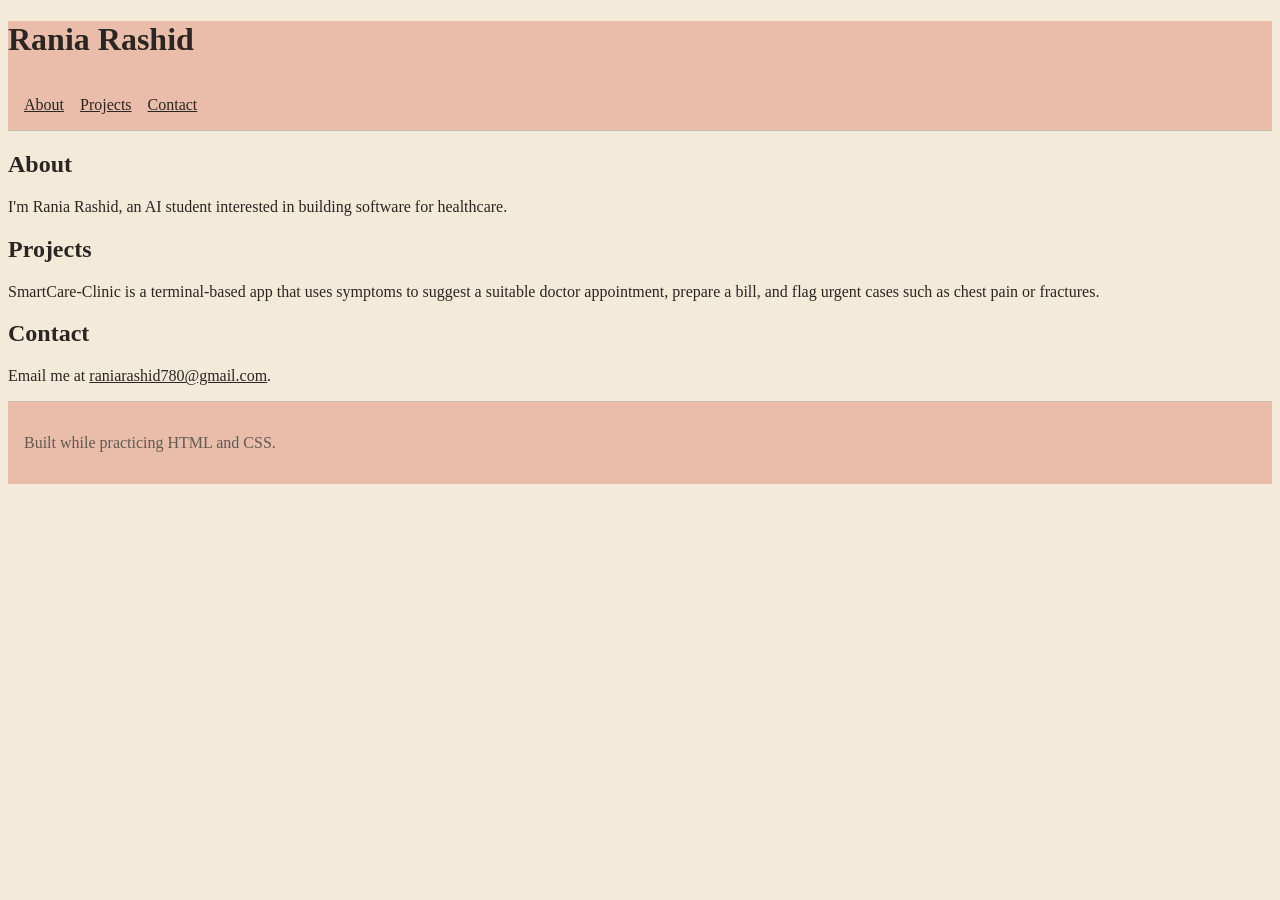
<file: web-fundamentals-practice/day01_skeleton_colors/index.html>
<!DOCTYPE html>
<!-- Prediction: Before comparing the swatches, I expect oklab to look livelier because its perceptual color mixing may avoid a dull midpoint. -->
<html lang="en">
    <head>
        <meta charset="utf-8" />
        <meta name="viewport" content="width=device-width, initial-scale=1" />
        <title>Rania Rashid | Portfolio</title>
        <link rel="stylesheet" href="style.css" />
    </head>
    <body>
        <header>
            <h1>Rania Rashid</h1>
            <nav aria-label="Main navigation">
                <ul>
                    <li><a href="#about">About</a></li>
                    <li><a href="#projects">Projects</a></li>
                    <li><a href="#contact">Contact</a></li>
                </ul>
            </nav>
        </header>
        <main>
            <section id="about">
                <h2>About</h2>
                <p>I'm Rania Rashid, an AI student interested in building software for healthcare.</p>
            </section>
            <section id="projects">
                <h2>Projects</h2>
                <p>SmartCare-Clinic is a terminal-based app that uses symptoms to suggest a suitable doctor appointment, prepare a bill, and flag urgent cases such as chest pain or fractures.</p>
            </section>
            <section id="contact">
                <h2>Contact</h2>
                <p>Email me at <a href="mailto:raniarashid780@gmail.com">raniarashid780@gmail.com</a>.</p>
            </section>
        </main>
        <footer><p>Built while practicing HTML and CSS.</p></footer>

    </body>
</html>
</file>
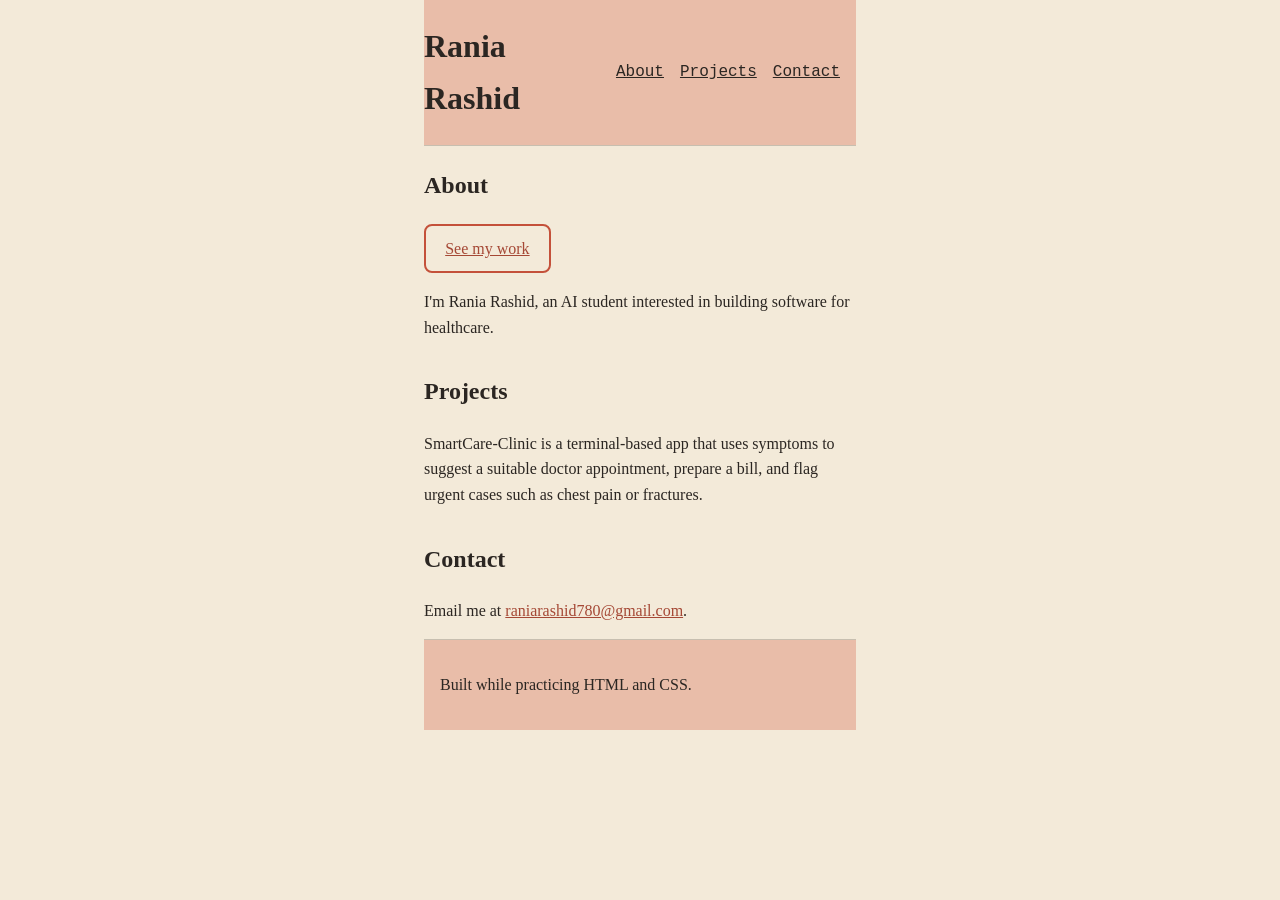
<file: web-fundamentals-practice/day02_box_flexbox/index.html>
<!DOCTYPE html>
<!-- Prediction: Without CSS, the browser will show default serif text, blue underlined links, and a vertical block layout with no colored header or flex navigation. -->
<html lang="en">
    <head>
        <meta charset="utf-8" />
        <meta name="viewport" content="width=device-width, initial-scale=1" />
        <title>Rania Rashid | Portfolio</title>
        <link rel="stylesheet" href="style.css" />
    </head>
    <body>
        <header>
            <h1>Rania Rashid</h1>
            <nav aria-label="Main navigation">
                <ul>
                    <li><a href="#about">About</a></li>
                    <li><a href="#projects">Projects</a></li>
                    <li><a href="#contact">Contact</a></li>
                </ul>
            </nav>
        </header>
        <main>
            <section id="about">
                <h2>About</h2>
                <a class="button" href="#projects">See my work</a>
                <p>I'm Rania Rashid, an AI student interested in building software for healthcare.</p>
            </section>
            <section id="projects">
                <h2>Projects</h2>
                <p>SmartCare-Clinic is a terminal-based app that uses symptoms to suggest a suitable doctor appointment, prepare a bill, and flag urgent cases such as chest pain or fractures.</p>
            </section>
            <section id="contact">
                <h2>Contact</h2>
                <p>Email me at <a href="mailto:raniarashid780@gmail.com">raniarashid780@gmail.com</a>.</p>
            </section>

        </main>
        <footer><p>Built while practicing HTML and CSS.</p></footer>

    </body>
</html>
</file>
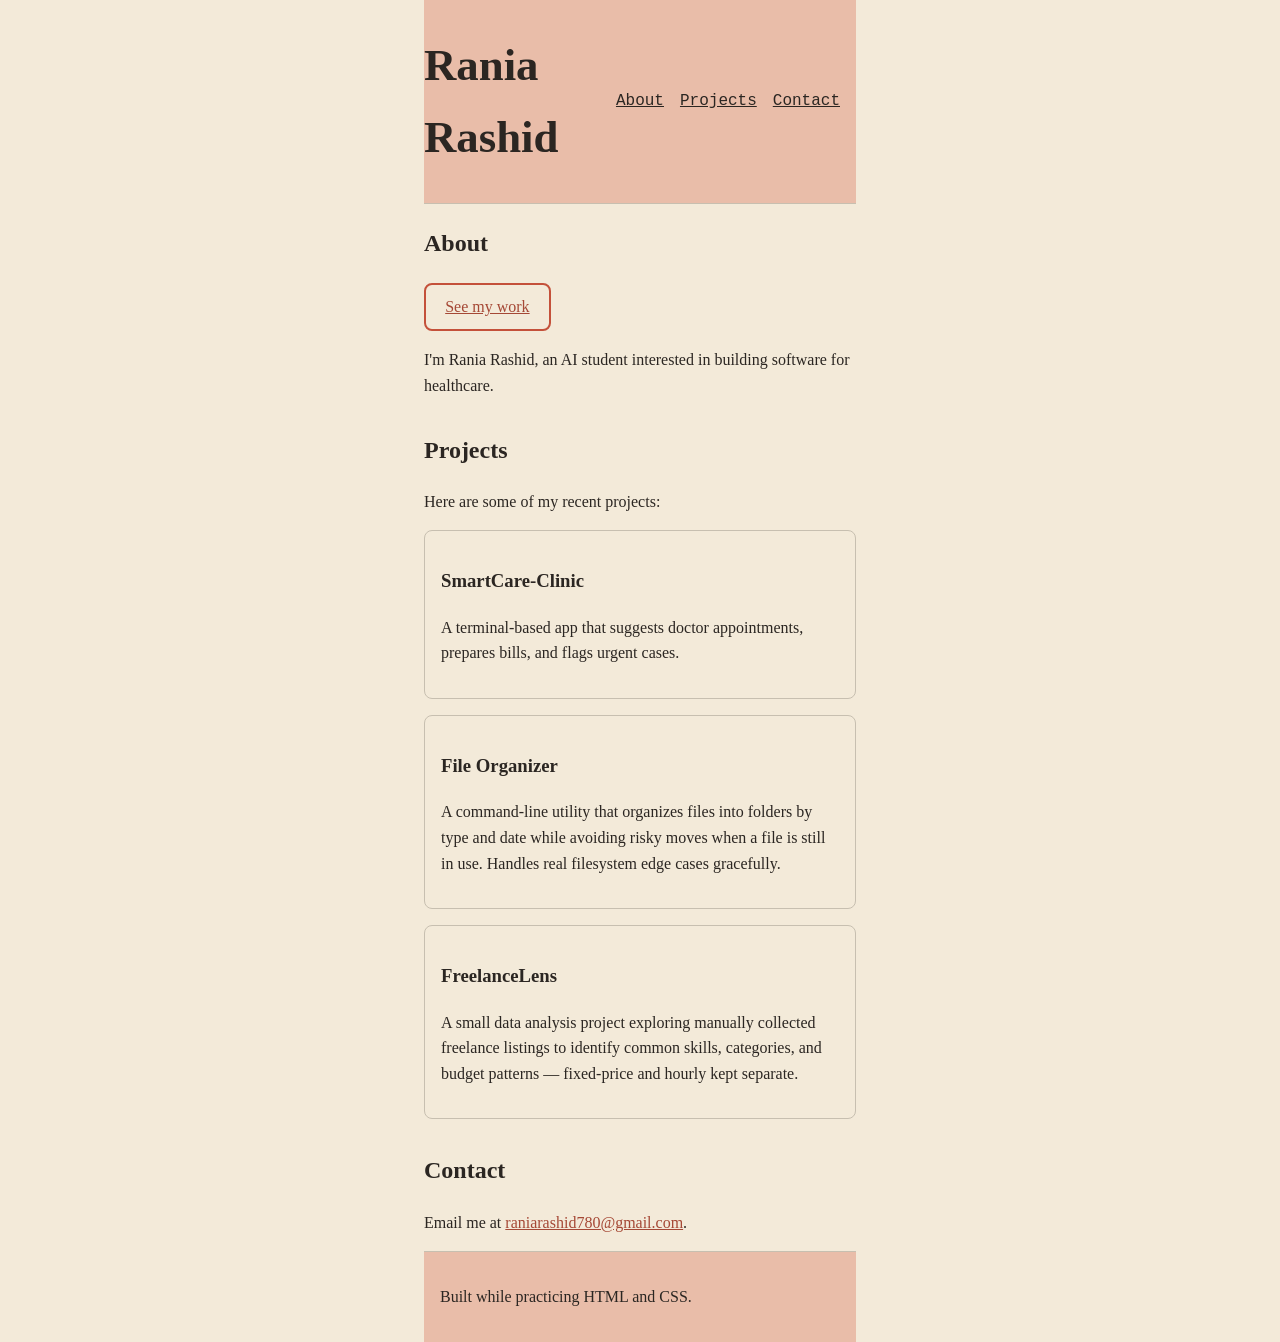
<file: web-fundamentals-practice/day03a_grid_responsive/index.html>
<!DOCTYPE html>
<!-- Prediction: Without CSS, the browser will show default serif text, blue underlined links, and a vertical block layout with no colored header or flex navigation. -->
<html lang="en">
    <head>
        <meta charset="utf-8" />
        <meta name="viewport" content="width=device-width, initial-scale=1" />
        <title>Rania Rashid | Portfolio</title>
        <link rel="stylesheet" href="style.css" />
    </head>
    <body>
        <header>
            <h1>Rania Rashid</h1>
            <nav aria-label="Main navigation">
                <ul>
                    <li><a href="#about">About</a></li>
                    <li><a href="#projects">Projects</a></li>
                    <li><a href="#contact">Contact</a></li>
                </ul>
            </nav>
        </header>
        <main>
            <section id="about">
                <h2>About</h2>
                <a class="button" href="#projects">See my work</a>
                <p>I'm Rania Rashid, an AI student interested in building software for healthcare.</p>

            </section>
            <section id="projects">
                <h2>Projects</h2>
                <p>Here are some of my recent projects:</p>
                <div class="cards">
                    <article class="card">
                        <h3>SmartCare-Clinic</h3>
                        <p>A terminal-based app that suggests doctor appointments, prepares bills, and flags urgent cases.</p>
                    </article>

                    <article class="card">
                        <h3>File Organizer</h3>
                        <p>A command-line utility that organizes files into folders by type and date while avoiding risky moves when a file is still in use. Handles real filesystem edge cases gracefully.</p>
                    </article>

                    <article class="card">
                        <h3>FreelanceLens</h3>
                        <p>A small data analysis project exploring manually collected freelance listings to identify common skills, categories, and budget patterns — fixed-price and hourly kept separate.</p>
                    </article>
                </div>
            </section>
            <section id="contact">
                <h2>Contact</h2>
                <p>Email me at <a href="mailto:raniarashid780@gmail.com">raniarashid780@gmail.com</a>.</p>
            </section>

        </main>
        <footer><p>Built while practicing HTML and CSS.</p></footer>

    </body>
</html>
</file>
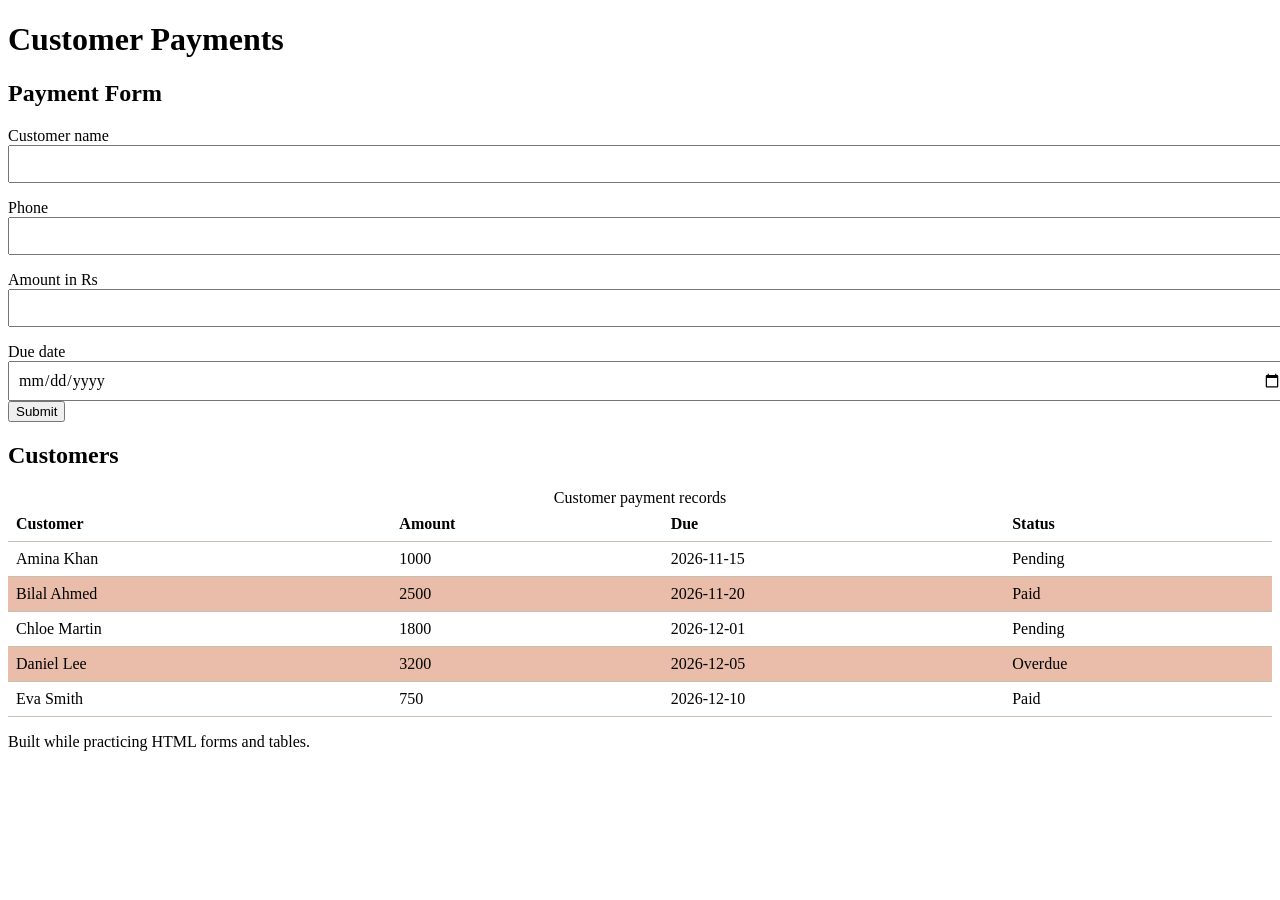
<file: web-fundamentals-practice/day03b_forms_tables/index.html>
<!-- Empty required field: the browser stops submission and asks for the field. -->
<!-- Filled form: the address bar gets the form values after ? because GET is the default method. -->
<!DOCTYPE html>
<html lang="en">
    <head>
        <meta charset="utf-8" />
        <meta name="viewport" content="width=device-width, initial-scale=1" />
        <title>Forms and Tables Practice</title>
        <link rel="stylesheet" href="style.css" />
    </head>
    <body>
        <header>
            <h1>Customer Payments</h1>
        </header>

        <main>
            <section aria-labelledby="payment-form-heading">
                <h2 id="payment-form-heading">Payment Form</h2>
                <form>
                    <label for="customer-name">Customer name</label>
                    <input type="text" id="customer-name" name="customer-name" required />

                    <label for="phone">Phone</label>
                    <input type="tel" id="phone" name="phone" required />

                    <label for="amount">Amount in Rs</label>
                    <input type="number" id="amount" name="amount" min="1" required />

                    <label for="due-date">Due date</label>
                    <input type="date" id="due-date" name="due-date" required />

                    <button type="submit">Submit</button>
                </form>
            </section>

            <section aria-labelledby="customers-heading">
                <h2 id="customers-heading">Customers</h2>
                <table>
                    <caption>Customer payment records</caption>
                    <thead>
                        <tr>
                            <th scope="col">Customer</th>
                            <th scope="col">Amount</th>
                            <th scope="col">Due</th>
                            <th scope="col">Status</th>
                        </tr>
                    </thead>
                    <tbody>
                        <tr>
                            <td>Amina Khan</td>
                            <td>1000</td>
                            <td>2026-11-15</td>
                            <td>Pending</td>
                        </tr>
                        <tr>
                            <td>Bilal Ahmed</td>
                            <td>2500</td>
                            <td>2026-11-20</td>
                            <td>Paid</td>
                        </tr>
                        <tr>
                            <td>Chloe Martin</td>
                            <td>1800</td>
                            <td>2026-12-01</td>
                            <td>Pending</td>
                        </tr>
                        <tr>
                            <td>Daniel Lee</td>
                            <td>3200</td>
                            <td>2026-12-05</td>
                            <td>Overdue</td>
                        </tr>
                        <tr>
                            <td>Eva Smith</td>
                            <td>750</td>
                            <td>2026-12-10</td>
                            <td>Paid</td>
                        </tr>
                    </tbody>
                </table>
            </section>
        </main>

        <footer>
            <p>Built while practicing HTML forms and tables.</p>
        </footer>

        <!-- Test: empty submission showed a required-field message and did not submit. -->
        <!-- Test: filled submission added the form values to the address bar after a ?. -->
        <!-- Test: Tab moved through each field and the visible outline showed the focus. -->
    </body>
</html>
</file>
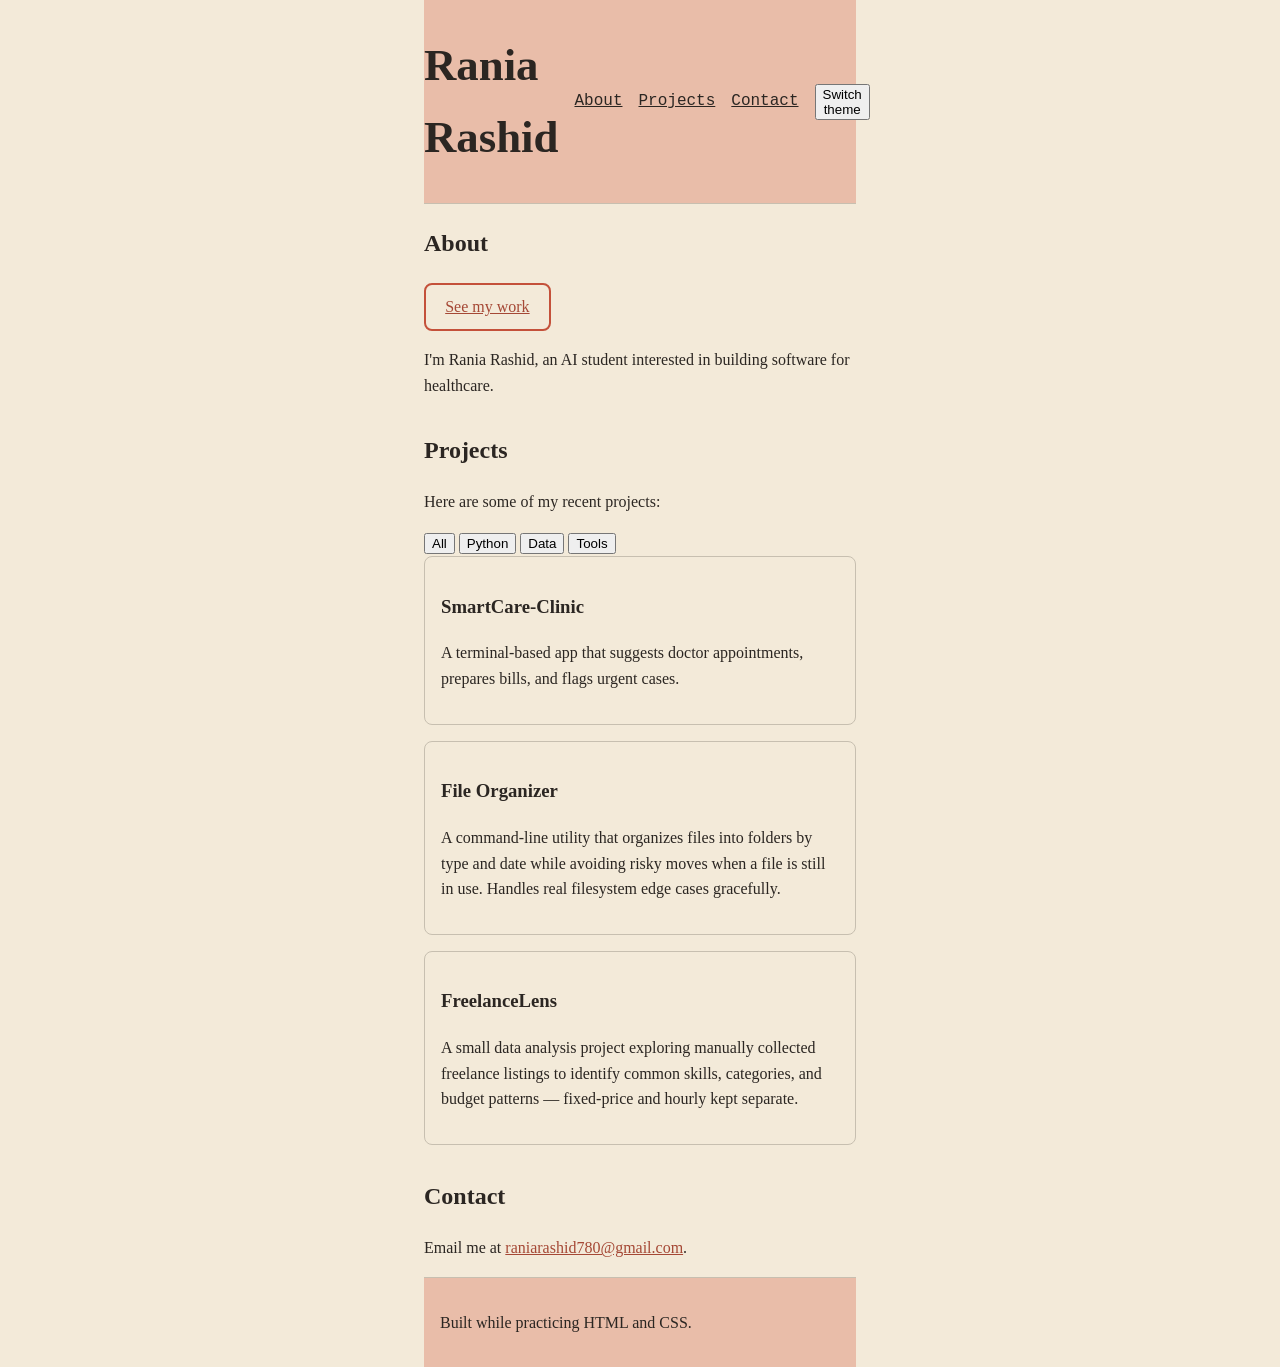
<file: web-fundamentals-practice/day04_js_dom_events/index.html>
<!DOCTYPE html>
<!-- Prediction: Without CSS, the browser will show default serif text, blue underlined links, and a vertical block layout with no colored header or flex navigation. -->
<html lang="en">
    <head>
        <meta charset="utf-8" />
        <meta name="viewport" content="width=device-width, initial-scale=1" />
        <title>Rania Rashid | Portfolio</title>
        <link rel="stylesheet" href="style.css" />
    </head>
    <body>
        <header>
            <h1>Rania Rashid</h1>
            <nav aria-label="Main navigation">
                <ul>
                    <li><a href="#about">About</a></li>
                    <li><a href="#projects">Projects</a></li>
                    <li><a href="#contact">Contact</a></li>
                </ul>
            </nav>
            <button id="theme-btn" type="button">Switch theme</button>
        </header>
        <main>
            <section id="about">
                <h2>About</h2>
                <a class="button" href="#projects">See my work</a>
                <p>I'm Rania Rashid, an AI student interested in building software for healthcare.</p>

            </section>
            <section id="projects">
                <h2>Projects</h2>
                <p>Here are some of my recent projects:</p>
                <div class="filters" aria-label="Filter projects">
                    <button type="button" data-filter="all">All</button>
                    <button type="button" data-filter="python">Python</button>
                    <button type="button" data-filter="data">Data</button>
                    <button type="button" data-filter="tools">Tools</button>
                </div>
                <div class="cards">
                    <article class="card" data-tag="python">
                        <h3>SmartCare-Clinic</h3>
                        <p>A terminal-based app that suggests doctor appointments, prepares bills, and flags urgent cases.</p>
                    </article>

                    <article class="card" data-tag="tools">
                        <h3>File Organizer</h3>
                        <p>A command-line utility that organizes files into folders by type and date while avoiding risky moves when a file is still in use. Handles real filesystem edge cases gracefully.</p>
                    </article>

                    <article class="card" data-tag="data">
                        <h3>FreelanceLens</h3>
                        <p>A small data analysis project exploring manually collected freelance listings to identify common skills, categories, and budget patterns — fixed-price and hourly kept separate.</p>
                    </article>
                </div>
            </section>
            <section id="contact">
                <h2>Contact</h2>
                <p>Email me at <a href="mailto:raniarashid780@gmail.com">raniarashid780@gmail.com</a>.</p>
            </section>

        </main>
        <footer><p>Built while practicing HTML and CSS.</p></footer>
        <script src="script.js"></script>
    </body>
</html>
</file>
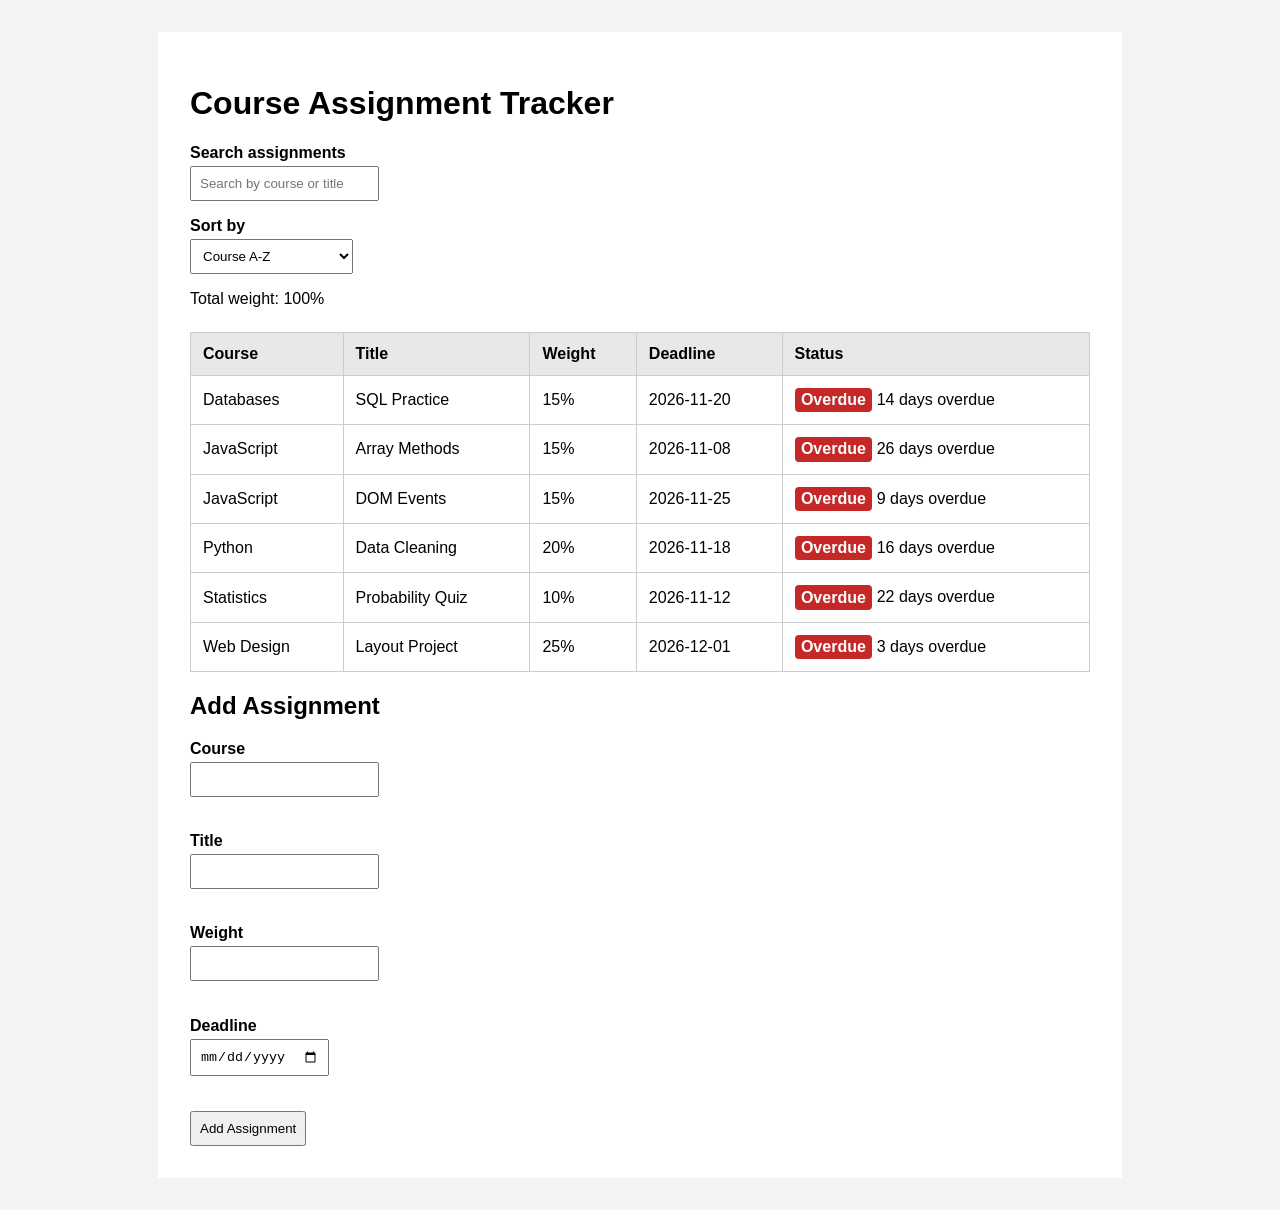
<file: web-fundamentals-practice/day05_array_drill/index.html>
<!DOCTYPE html>
<html lang="en">
<head>
  <meta charset="UTF-8">
  <meta name="viewport" content="width=device-width, initial-scale=1.0">
  <title>Course Assignment Tracker</title>
  <link rel="stylesheet" href="style.css">
  <script src="script.js" defer></script>
</head>
<body>
  <main>
    <h1>Course Assignment Tracker</h1>

    <label for="search">Search assignments</label>
    <input id="search" type="search" placeholder="Search by course or title">

    <label for="sort">Sort by</label>
    <select id="sort">
      <option value="course">Course A-Z</option>
      <option value="weight">Weight high to low</option>
      <option value="deadline">Deadline earliest first</option>
    </select>

    <p id="total-weight">Total weight: 0%</p>

    <table>
      <thead>
        <tr>
          <th>Course</th>
          <th>Title</th>
          <th>Weight</th>
          <th>Deadline</th>
          <th>Status</th>
        </tr>
      </thead>
      <tbody id="assignment-body"></tbody>
    </table>

    <p id="empty-message" hidden>No assignments found</p>

    <h2>Add Assignment</h2>

    <form id="assignment-form" novalidate>
      <label for="course">Course</label>
      <input id="course" name="course" type="text">
      <small id="course-error"></small>

      <label for="title">Title</label>
      <input id="title" name="title" type="text">
      <small id="title-error"></small>

      <label for="weight">Weight</label>
      <input id="weight" name="weight" type="number">
      <small id="weight-error"></small>

      <label for="deadline">Deadline</label>
      <input id="deadline" name="deadline" type="date">
      <small id="deadline-error"></small>

      <button type="submit">Add Assignment</button>
    </form>
  </main>
</body>
</html>
</file>
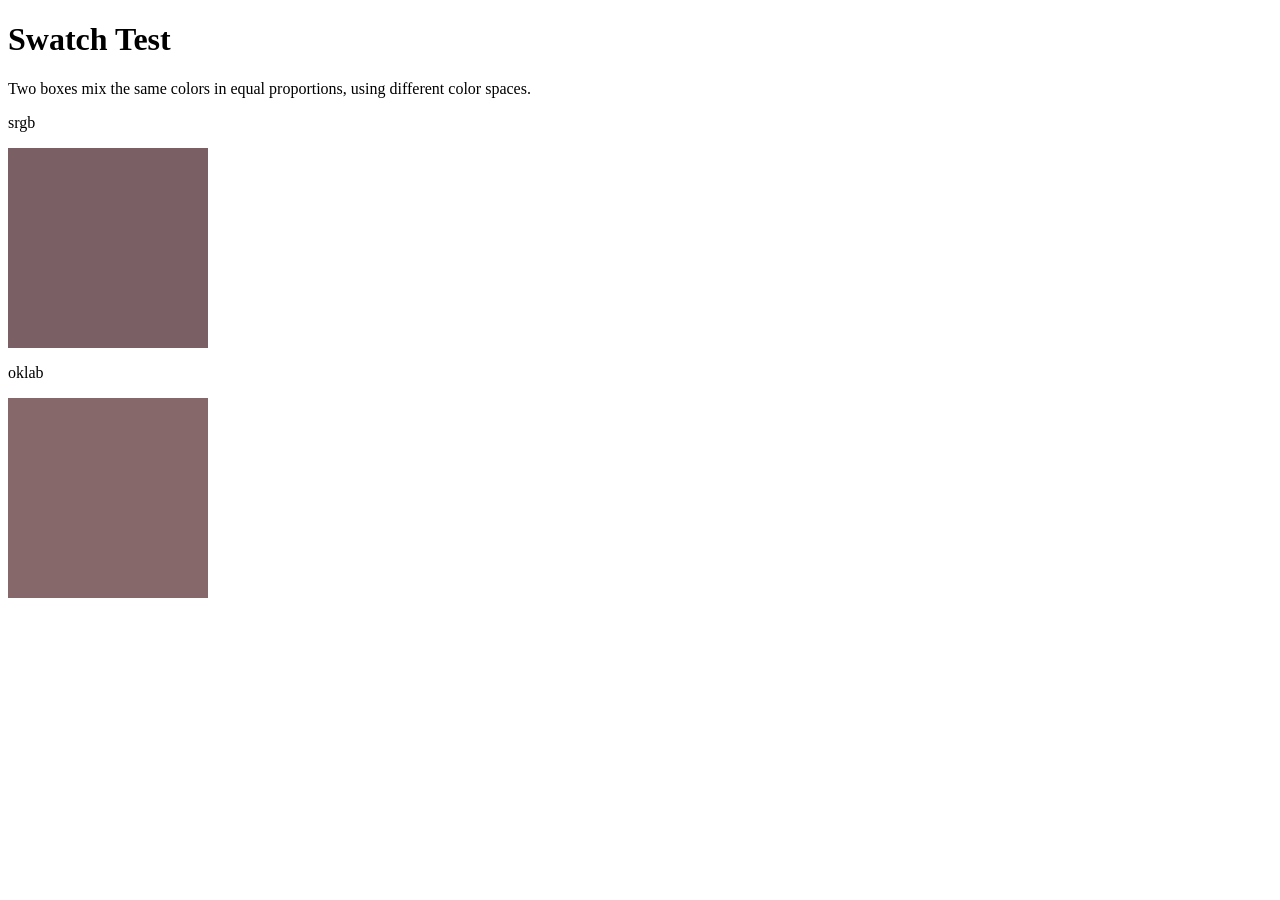
<file: web-fundamentals-practice/day01_skeleton_colors/swatches.html>
<!DOCTYPE html>
<!-- Prediction: I expect oklab to look livelier because perceptual mixing may preserve a brighter-looking transition between these colors. -->
<html lang="en">
    <head>
        <meta charset="utf-8" />
        <meta name="viewport" content="width=device-width, initial-scale=1" />
        <title>Swatch Test</title>
        <style>
            .box {
                width: 200px;
                height: 200px;
            }

            .a {
                background-color: color-mix(in srgb, #c4513a 50%, #2f6f8f 50%);
            }

            .b {
                background-color: color-mix(in oklab, #c4513a 50%, #2f6f8f 50%);
            }
        </style>
    </head>
    <body>
        <h1>Swatch Test</h1>
        <p>Two boxes mix the same colors in equal proportions, using different color spaces.</p>
        <p>srgb</p>
        <div class="box a"></div>
        <p>oklab</p>
        <div class="box b"></div>
        <!-- Observation: I predicted oklab would look livelier, but srgb looked darker while oklab looked softer and more muted. I would use oklab for a calm, balanced palette, and srgb when I want a darker, bolder mix. -->
    </body>
</html>
</file>
<file: web-fundamentals-practice/day01_skeleton_colors/style.css>
:root {
    --paper: #f3ead9;
    --ink: #2b2622;
    --paint: #c4513a;
    --border: color-mix(in oklab, var(--ink) 20%, var(--paper) 80%);
    --soft-ink: color-mix(in oklab, var(--ink) 70%, var(--paper) 30%);
    --wash: color-mix(in oklab, var(--paper) 70%, var(--paint) 30%);
}
body {
    background-color: var(--paper);
    color: var(--ink);
}

header {
    background-color: var(--wash);
    border-bottom: 1px solid var(--border);
}

nav ul {
    display: flex;
    gap: 1rem;
    list-style: none;
    margin: 0;
    padding: 1rem;
}

a {
    color: var(--ink);
}

/* Links need their own color because browsers give anchors a default color instead of inheriting body text color. */

footer {
    background-color: var(--wash);
    border-top: 1px solid var(--border);
    color: var(--soft-ink);
    padding: 1rem;
}

/* color-mix() blends two colors in the proportions you choose. --wash is mostly --paper with some --paint. */
/* On --wash, --ink has stronger contrast than --paint (8.78:1 vs. 2.69:1). */
</file>
<file: web-fundamentals-practice/day02_box_flexbox/style.css>
/* Prediction: content-box = 200 + 2 * 30 + 2 * 4 = 268 px; border-box = 200 px. */

:root {
    --paper: #f3ead9;
    --ink: #2b2622;
    --paint: #c4513a;
    --paint-2: #2f6f8f;
    --link: color-mix(in srgb, var(--paint) 80%, var(--ink));
    --border: color-mix(in oklab, var(--ink) 20%, var(--paper) 80%);
    --wash: color-mix(in oklab, var(--paper) 70%, var(--paint) 30%);
}
* { box-sizing: border-box; }

body {
    max-width: 60ch;
    margin: 0 auto;
    padding: 0 1.5rem;
    background-color: var(--paper);
    color: var(--ink);
    font-family: Georgia, "Times New Roman", serif;
    line-height: 1.6;
}

header {
    display: flex;
    justify-content: space-between;
    align-items: center;
    background-color: var(--wash);
    border-bottom: 1px solid var(--border);
}

nav ul {
    list-style: none;
    display: flex;
    gap: 1rem;
    margin: 0;
    padding: 1rem;
}

nav {
    font-family: "SFMono-Regular", Consolas, "Liberation Mono", monospace;
}

a {
    color: var(--link);
    transition: color 200ms ease, text-shadow 200ms ease;
}

nav a {
    color: var(--ink);
}

nav a:hover {
    color: var(--ink);
}

header a,
footer a,
header a:hover,
footer a:hover {
    color: var(--ink);
}

a:hover {
    color: var(--paint-2);
    text-shadow: 2px 0 var(--paint), -2px 0 var(--paint-2);
}

.button {
    display: inline-block;
    padding: 0.6rem 1.2rem;
    border: 2px solid var(--paint);
    border-radius: 0.5rem;
    transition: box-shadow 200ms ease, color 200ms ease, text-shadow 200ms ease;
}
.button:hover {
    box-shadow: 0 0 20px color-mix(in oklab, var(--paint) 40%, transparent);
}

main section + section {
    /* Margin separates sections without adding extra space inside each section. */
    margin-top: 2rem;
}

h1 {
    font-size: 2rem;
}

h2 {
    font-size: 1.5rem;
}

p {
    font-size: 1rem;
}

footer {
    background-color: var(--wash);
    border-top: 1px solid var(--border);
    color: var(--ink);
    padding: 1rem;
}

/* color-mix() blends two colors in the proportions you choose. --wash is mostly --paper with some --paint. */
/* On --wash, --ink has 8.78:1 contrast; the body-link mix has 4.89:1 against --paper. */
/* text-shadow draws two colored copies of the text, 2px to the left and right; it is not an outline. */
/* The button's box-shadow adds a soft glow on hover to make it feel interactive. */
</file>
<file: web-fundamentals-practice/day03a_grid_responsive/style.css>
/* Prediction: On my laptop, the project area should show two card columns because
   the available space can fit two 14rem cards and the gap. On a phone-width
   window, it should show one column because two cards will no longer fit. */

:root {
    --paper: #f3ead9;
    --ink: #2b2622;
    --paint: #c4513a;
    --paint-2: #2f6f8f;
    --link: color-mix(in srgb, var(--paint) 80%, var(--ink));
    --border: color-mix(in oklab, var(--ink) 20%, var(--paper) 80%);
    --wash: color-mix(in oklab, var(--paper) 70%, var(--paint) 30%);
}
* { box-sizing: border-box; }

body {
    max-width: 60ch;
    margin: 0 auto;
    padding: 0 1.5rem;
    background-color: var(--paper);
    color: var(--ink);
    font-family: Georgia, "Times New Roman", serif;
    line-height: 1.6;
}

header {
    display: flex;
    justify-content: space-between;
    align-items: center;
    background-color: var(--wash);
    border-bottom: 1px solid var(--border);
}

nav ul {
    list-style: none;
    display: flex;
    gap: 1rem;
    margin: 0;
    padding: 1rem;
}

nav {
    font-family: "SFMono-Regular", Consolas, "Liberation Mono", monospace;
}

a {
    color: var(--link);
    transition: color 200ms ease, text-shadow 200ms ease;
}

nav a {
    color: var(--ink);
}

nav a:hover {
    color: var(--ink);
}

a:hover {
    color: var(--paint-2);
    text-shadow: 2px 0 var(--paint), -2px 0 var(--paint-2);
}

.button {
    display: inline-block;
    padding: 0.6rem 1.2rem;
    border: 2px solid var(--paint);
    border-radius: 0.5rem;
    transition: box-shadow 200ms ease, color 200ms ease, text-shadow 200ms ease;
}
.button:hover {
    box-shadow: 0 0 20px color-mix(in oklab, var(--paint) 40%, transparent);
}

main section + section {
    /* Margin separates sections without adding extra space inside each section. */
    margin-top: 2rem;
}

h1 {
    font-size: clamp(1.8rem, 5vw, 2.8rem);
}


h2 {
    font-size: 1.5rem;
}

p {
    font-size: 1rem;
}

.cards {
    display: grid;
    grid-template-columns: repeat(auto-fit, minmax(14rem, 1fr));
    gap: 1rem;
}

.card {
    border: 1px solid var(--border);
    border-radius: 0.5rem;
    padding: 1rem;
}

footer {
    background-color: var(--wash);
    border-top: 1px solid var(--border);
    color: var(--ink);
    padding: 1rem;
}

@media (max-width: 40rem) {
    header { flex-direction: column; align-items: flex-start; }
}

/* Evidence: The wide view showed two columns, and the narrow phone-width view
   changed to one column, matching the prediction. The header also stacked below
   40rem, and the h1 became smaller as the window narrowed. */

/* Explain-back:
   grid-template-columns repeats flexible columns while each card stays at
   least 14rem wide, so the layout can shrink without overflowing.
   border-radius rounds the card corners, which makes the separate cards easier
   to see as grouped sections.
   clamp() lets the heading grow on wide screens but keeps it readable on small
   screens by enforcing a minimum and maximum size. */
</file>
<file: web-fundamentals-practice/day03b_forms_tables/style.css>
:root {
    --paper: #f3ead9;
    --ink: #2b2622;
    --paint: #c4513a;
    --paint-2: #2f6f8f;
    --link: color-mix(in srgb, var(--paint) 80%, var(--ink));
    --border: color-mix(in oklab, var(--ink) 20%, var(--paper) 80%);
    --wash: color-mix(in oklab, var(--paper) 70%, var(--paint) 30%);
}

table {
    width: 100%;
    border-collapse: collapse;
}

th,
td {
    padding: 0.5rem;
    text-align: left;
    border-bottom: 1px solid var(--border);
}

tbody tr:nth-child(even) {
    background: var(--wash);
}

label {
    display: block;
    margin-top: 1rem;
}

input {
    width: 100%;
    padding: 0.5rem;
    font: inherit;
}

input:focus {
    outline: 2px solid var(--paint-2);
}

/* The table rules add spacing and lines so records are easy to scan. */
/* The label and input rules put each field on its own line and fill the form width. */
/* The focus rule adds a visible outline so keyboard users can track focus. */
</file>
<file: web-fundamentals-practice/day04_js_dom_events/style.css>
/* Prediction: On my laptop, the project area should show two card columns because
   the available space can fit two 14rem cards and the gap. On a phone-width
   window, it should show one column because two cards will no longer fit. */

:root {
    --paper: #f3ead9;
    --ink: #2b2622;
    --paint: #c4513a;
    --paint-2: #2f6f8f;
    --link: color-mix(in srgb, var(--paint) 80%, var(--ink));
    --border: color-mix(in oklab, var(--ink) 20%, var(--paper) 80%);
    --wash: color-mix(in oklab, var(--paper) 70%, var(--paint) 30%);
}

:root.dark {
    --paper: #2b2622;
    --ink: #f3ead9;
}

* { box-sizing: border-box; }

body {
    max-width: 60ch;
    margin: 0 auto;
    padding: 0 1.5rem;
    background-color: var(--paper);
    color: var(--ink);
    font-family: Georgia, "Times New Roman", serif;
    line-height: 1.6;
}

header {
    display: flex;
    justify-content: space-between;
    align-items: center;
    background-color: var(--wash);
    border-bottom: 1px solid var(--border);
}

nav ul {
    list-style: none;
    display: flex;
    gap: 1rem;
    margin: 0;
    padding: 1rem;
}

nav {
    font-family: "SFMono-Regular", Consolas, "Liberation Mono", monospace;
}

a {
    color: var(--link);
    transition: color 200ms ease, text-shadow 200ms ease;
}

nav a {
    color: var(--ink);
}

nav a:hover {
    color: var(--ink);
}

a:hover {
    color: var(--paint-2);
    text-shadow: 0 0 8px var(--paint-2);
}

.button {
    display: inline-block;
    padding: 0.6rem 1.2rem;
    border: 2px solid var(--paint);
    border-radius: 0.5rem;
    transition: box-shadow 200ms ease, color 200ms ease, text-shadow 200ms ease;
}
.button:hover {
    box-shadow: 0 0 20px color-mix(in oklab, var(--paint) 40%, transparent);
}

main section + section {
    /* Margin separates sections without adding extra space inside each section. */
    margin-top: 2rem;
}

h1 {
    font-size: clamp(1.8rem, 5vw, 2.8rem);
}


h2 {
    font-size: 1.5rem;
}

p {
    font-size: 1rem;
}

.cards {
    display: grid;
    grid-template-columns: repeat(auto-fit, minmax(14rem, 1fr));
    gap: 1rem;
}

.card {
    border: 1px solid var(--border);
    border-radius: 0.5rem;
    padding: 1rem;
}

footer {
    background-color: var(--wash);
    border-top: 1px solid var(--border);
    color: var(--ink);
    padding: 1rem;
}

@media (max-width: 40rem) {
    header { flex-direction: column; align-items: flex-start; }
}

/* Evidence: The wide view showed two columns, and the narrow phone-width view
   changed to one column, matching the prediction. The header also stacked below
   40rem, and the h1 became smaller as the window narrowed. */

/* Explain-back:
   grid-template-columns repeats flexible columns while each card stays at
   least 14rem wide, so the layout can shrink without overflowing.
   border-radius rounds the card corners, which makes the separate cards easier
   to see as grouped sections.
   clamp() lets the heading grow on wide screens but keeps it readable on small
   screens by enforcing a minimum and maximum size. */
</file>
<file: web-fundamentals-practice/day05_array_drill/style.css>
body {
  font-family: Arial, sans-serif;
  margin: 2rem;
  background-color: #f4f4f4;
}

main {
  max-width: 900px;
  margin: auto;
  background-color: white;
  padding: 2rem;
}

label {
  display: block;
  margin-top: 1rem;
  font-weight: bold;
}

input,
select,
button {
  padding: 0.5rem;
  margin-top: 0.25rem;
}

table {
  width: 100%;
  margin-top: 1.5rem;
  border-collapse: collapse;
}

th,
td {
  border: 1px solid #ccc;
  padding: 0.75rem;
  text-align: left;
}

th {
  background-color: #e8e8e8;
}

small {
  display: block;
  color: #c62828;
  min-height: 1.2rem;
}

.overdue-badge {
  display: inline-block;
  padding: 0.2rem 0.4rem;
  border-radius: 0.25rem;
  background-color: #c62828;
  color: white;
  font-weight: bold;
}

button {
  margin-top: 1rem;
  cursor: pointer;
}
</file>
